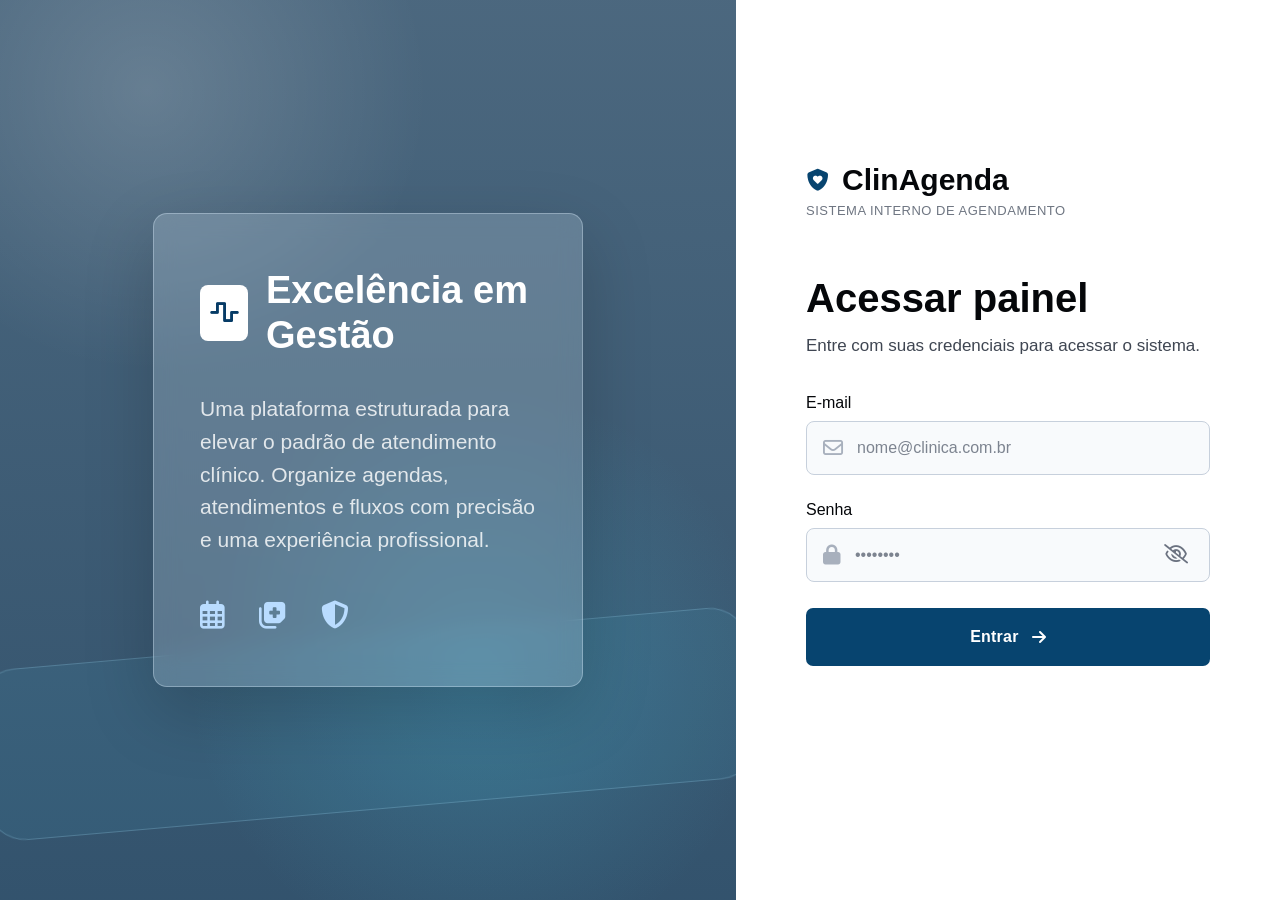
<file: index.html>
<!DOCTYPE html>
<html lang="pt-BR">
<head>
  <meta charset="UTF-8" />
  <meta name="viewport" content="width=device-width, initial-scale=1.0" />
  <title>ClinAgenda | Login</title>
  <link rel="stylesheet" href="style.css" />
  <link
    rel="stylesheet"
    href="https://cdnjs.cloudflare.com/ajax/libs/font-awesome/6.5.1/css/all.min.css"
  />
</head>
<body class="login-page">
  <main class="login-container">
    <section class="login-visual">
      <div class="visual-card">
        <div class="visual-title">
          <div class="visual-main-icon">
            <i class="fa-solid fa-wave-square"></i>
          </div>
          <h2>Excelência em<br />Gestão</h2>
        </div>

        <p class="visual-description">
          Uma plataforma estruturada para elevar o padrão de atendimento
          clínico. Organize agendas, atendimentos e fluxos com precisão e
          uma experiência profissional.
        </p>

        <div class="visual-icons">
          <span><i class="fa-regular fa-calendar-days"></i></span>
          <span><i class="fa-solid fa-notes-medical"></i></span>
          <span><i class="fa-solid fa-shield-halved"></i></span>
        </div>
      </div>
    </section>

    <section class="login-content">
      <div class="login-box">
        <div class="brand">
          <div class="brand-top">
            <div class="brand-icon">
              <i class="fa-solid fa-shield-heart"></i>
            </div>
            <h1>ClinAgenda</h1>
          </div>
          <span class="brand-subtitle">SISTEMA INTERNO DE AGENDAMENTO</span>
        </div>

        <div class="login-header">
          <h2>Acessar painel</h2>
          <p>Entre com suas credenciais para acessar o sistema.</p>
        </div>

        <form id="loginForm" class="login-form">
          <div class="form-group">
            <label for="email">E-mail</label>
            <div class="input-group">
              <i class="fa-regular fa-envelope"></i>
              <input
                type="email"
                id="email"
                name="email"
                placeholder="nome@clinica.com.br"
                autocomplete="email"
                required
              />
            </div>
          </div>

          <div class="form-group">
            <label for="senha">Senha</label>
            <div class="input-group">
              <i class="fa-solid fa-lock"></i>
              <input
                type="password"
                id="senha"
                name="senha"
                placeholder="••••••••"
                autocomplete="current-password"
                required
              />
              <button
                type="button"
                class="password-toggle"
                id="toggleSenha"
                aria-label="Mostrar ou ocultar senha"
              >
                <i class="fa-regular fa-eye-slash"></i>
              </button>
            </div>
          </div>

          <button type="submit" class="btn-login">
            <span>Entrar</span>
            <i class="fa-solid fa-arrow-right"></i>
          </button>

          <p id="mensagemErro" class="mensagem-erro"></p>
        </form>
      </div>
    </section>
  </main>

  <script src="storage.js"></script>
  <script src="login.js"></script>
</body>
</html>
</file>
<file: style.css>
/* =========================
   CONFIGURAÇÕES GERAIS
========================= */

* {
  margin: 0;
  padding: 0;
  box-sizing: border-box;
  font-family: "Inter", "Segoe UI", Arial, sans-serif;
}

:root {
  --azul-escuro: #063b66;
  --azul-principal: #07446f;
  --azul-claro: #e8f3fb;
  --azul-borda: #b7c9d9;
  --cinza-fundo: #f4f7fa;
  --cinza-texto: #6b7280;
  --cinza-borda: #d7dee8;
  --branco: #ffffff;
  --preto: #111827;
  --verde: #1f9d63;
  --verde-claro: #e8f8ef;
  --vermelho: #dc2626;
  --vermelho-claro: #fee2e2;
  --amarelo: #d97706;
  --amarelo-claro: #fff7e6;
  --sombra: 0 18px 45px rgba(15, 23, 42, 0.12);
}

body {
  min-height: 100vh;
  background: var(--cinza-fundo);
  color: var(--preto);
}

button,
input,
select,
textarea {
  font: inherit;
}

button {
  cursor: pointer;
}

a {
  text-decoration: none;
}

/* =========================
   TELA DE LOGIN
========================= */

.login-page {
  min-height: 100vh;
  background: var(--branco);
}

.login-container {
  width: 100%;
  min-height: 100vh;
  display: grid;
  grid-template-columns: 1.15fr 0.85fr;
}

/* Lado esquerdo */

.login-visual {
  position: relative;
  background:
    linear-gradient(rgba(6, 45, 77, 0.72), rgba(6, 45, 77, 0.82)),
    url("https://images.unsplash.com/photo-1519494026892-80bbd2d6fd0d?auto=format&fit=crop&w=1400&q=80");
  background-size: cover;
  background-position: center;
  overflow: hidden;
  display: flex;
  align-items: center;
  justify-content: center;
}

.login-visual::before {
  content: "";
  position: absolute;
  inset: 0;
  background:
    radial-gradient(circle at 65% 75%, rgba(69, 190, 220, 0.25), transparent 35%),
    radial-gradient(circle at 20% 10%, rgba(255, 255, 255, 0.16), transparent 28%);
}

.login-visual::after {
  content: "";
  position: absolute;
  width: 105%;
  height: 170px;
  left: -20px;
  bottom: 90px;
  border: 1px solid rgba(156, 210, 240, 0.25);
  border-radius: 40px;
  transform: rotate(-5deg);
  background: rgba(72, 173, 210, 0.09);
  filter: blur(0.2px);
}

.visual-card {
  position: relative;
  z-index: 2;
  width: 430px;
  min-height: 390px;
  padding: 54px 46px;
  border: 1px solid rgba(220, 240, 255, 0.35);
  border-radius: 14px;
  background: rgba(214, 233, 247, 0.22);
  backdrop-filter: blur(11px);
  box-shadow: 0 25px 70px rgba(0, 0, 0, 0.18);
  color: var(--branco);
}

.visual-title {
  display: flex;
  align-items: center;
  gap: 18px;
  margin-bottom: 36px;
}

.visual-main-icon {
  width: 48px;
  height: 56px;
  border-radius: 8px;
  background: var(--branco);
  color: var(--azul-escuro);
  display: flex;
  align-items: center;
  justify-content: center;
  font-size: 23px;
  flex-shrink: 0;
}

.visual-title h2 {
  font-size: 38px;
  line-height: 1.18;
  font-weight: 700;
}

.visual-description {
  font-size: 21px;
  line-height: 1.55;
  color: rgba(255, 255, 255, 0.82);
  margin-bottom: 44px;
}

.visual-icons {
  display: flex;
  gap: 34px;
  align-items: center;
}

.visual-icons span {
  font-size: 28px;
  color: #b9dcff;
}

/* Lado direito */

.login-content {
  position: relative;
  background: var(--branco);
  display: flex;
  align-items: center;
  justify-content: center;
  padding: 70px;
}

.login-box {
  width: 100%;
  max-width: 470px;
  margin-top: -35px;
}

.brand {
  margin-bottom: 58px;
}

.brand-top {
  display: flex;
  align-items: center;
  gap: 12px;
  margin-bottom: 6px;
}

.brand-icon {
  width: 24px;
  height: 24px;
  color: var(--azul-principal);
  display: flex;
  align-items: center;
  justify-content: center;
  font-size: 22px;
}

.brand h1 {
  font-size: 30px;
  font-weight: 700;
  color: #05070a;
}

.brand-subtitle {
  display: block;
  font-size: 13px;
  color: #6f7682;
  letter-spacing: 0.5px;
  text-transform: uppercase;
}

.login-header {
  margin-bottom: 38px;
}

.login-header h2 {
  font-size: 40px;
  line-height: 1.1;
  color: #05070a;
  margin-bottom: 16px;
  font-weight: 650;
}

.login-header p {
  font-size: 17px;
  color: #3f4652;
}

.login-form {
  width: 100%;
}

.form-group {
  margin-bottom: 26px;
}

.form-group label,
.filter-group label {
  display: block;
  font-size: 16px;
  color: #05070a;
  font-weight: 500;
  margin-bottom: 9px;
}

.input-group {
  height: 54px;
  border: 1px solid #c7d0dc;
  border-radius: 8px;
  background: #f8fafc;
  display: flex;
  align-items: center;
  padding: 0 16px;
  transition: 0.2s ease;
}

.input-group:focus-within {
  border-color: var(--azul-principal);
  background: var(--branco);
  box-shadow: 0 0 0 4px rgba(7, 68, 111, 0.08);
}

.input-group > i {
  color: #a8b0bd;
  font-size: 20px;
  margin-right: 14px;
}

.input-group input {
  flex: 1;
  height: 100%;
  border: none;
  outline: none;
  background: transparent;
  color: var(--preto);
  font-size: 16px;
}

.input-group input::placeholder {
  color: #7d8490;
}

.password-toggle {
  width: 34px;
  height: 34px;
  border: none;
  background: transparent;
  color: #6b7280;
  font-size: 19px;
  display: flex;
  align-items: center;
  justify-content: center;
}

.btn-login {
  width: 100%;
  height: 58px;
  border: none;
  border-radius: 7px;
  background: var(--azul-principal);
  color: var(--branco);
  font-size: 16px;
  font-weight: 700;
  letter-spacing: 0.2px;
  display: flex;
  justify-content: center;
  align-items: center;
  gap: 13px;
  margin-top: 10px;
  transition: 0.2s ease;
}

.btn-login:hover {
  background: #05395f;
  transform: translateY(-1px);
}

.mensagem-erro {
  min-height: 22px;
  margin-top: 15px;
  font-size: 14px;
  color: var(--vermelho);
  text-align: center;
}

.login-footer {
  position: absolute;
  bottom: 115px;
  left: 0;
  right: 0;
  display: flex;
  justify-content: center;
  align-items: center;
  gap: 9px;
  color: #6b7280;
  font-size: 14px;
}

/* =========================
   DASHBOARD
========================= */

.dashboard-page {
  min-height: 100vh;
  background: #f3f6fa;
}

.dashboard-container {
  width: 100%;
  min-height: 100vh;
  padding: 28px;
}

.dashboard-header {
  width: 100%;
  min-height: 88px;
  background: var(--branco);
  border: 1px solid #e5eaf0;
  border-radius: 20px;
  padding: 18px 24px;
  box-shadow: 0 10px 28px rgba(15, 23, 42, 0.06);
  display: flex;
  align-items: center;
  justify-content: space-between;
  margin-bottom: 26px;
}

.dashboard-brand {
  display: flex;
  align-items: center;
  gap: 14px;
}

.dashboard-logo {
  width: 48px;
  height: 48px;
  border-radius: 14px;
  background: #e8f3fb;
  color: var(--azul-principal);
  display: flex;
  align-items: center;
  justify-content: center;
  font-size: 24px;
}

.dashboard-brand h1 {
  font-size: 26px;
  color: var(--preto);
  margin-bottom: 3px;
}

.dashboard-brand span {
  color: var(--cinza-texto);
  font-size: 14px;
}

.dashboard-user {
  display: flex;
  align-items: center;
  gap: 18px;
}

.user-info {
  text-align: right;
}

.user-info strong {
  display: block;
  font-size: 15px;
  color: var(--preto);
}

.user-info span {
  font-size: 13px;
  color: var(--cinza-texto);
}

.btn-logout {
  height: 42px;
  padding: 0 16px;
  border: none;
  border-radius: 11px;
  background: #f1f5f9;
  color: #334155;
  display: flex;
  align-items: center;
  gap: 8px;
  transition: 0.2s ease;
}

.btn-logout:hover {
  background: var(--vermelho-claro);
  color: var(--vermelho);
}

.dashboard-main {
  display: grid;
  grid-template-columns: minmax(0, 1fr) 390px;
  gap: 26px;
  align-items: start;
}

/* Área de agendamentos */

.appointments-area {
  min-width: 0;
}

.section-title {
  background: var(--branco);
  border: 1px solid #e5eaf0;
  border-radius: 18px;
  padding: 22px 24px;
  box-shadow: 0 10px 28px rgba(15, 23, 42, 0.05);
  display: flex;
  align-items: center;
  justify-content: space-between;
  margin-bottom: 18px;
}

.section-title h2,
.form-title h2 {
  font-size: 25px;
  color: var(--preto);
  margin-bottom: 5px;
}

.section-title p,
.form-title p {
  color: var(--cinza-texto);
  font-size: 14px;
}

.total-badge {
  background: #e8f3fb;
  color: var(--azul-principal);
  padding: 9px 13px;
  border-radius: 999px;
  font-size: 13px;
  font-weight: 700;
  white-space: nowrap;
}

.filters-card {
  background: var(--branco);
  border: 1px solid #e5eaf0;
  border-radius: 18px;
  padding: 20px;
  box-shadow: 0 10px 28px rgba(15, 23, 42, 0.05);
  margin-bottom: 18px;
}

.search-box {
  height: 52px;
  border: 1px solid var(--cinza-borda);
  border-radius: 13px;
  background: #f8fafc;
  display: flex;
  align-items: center;
  padding: 0 15px;
  margin-bottom: 15px;
  transition: 0.2s ease;
}

.search-box:focus-within {
  background: var(--branco);
  border-color: var(--azul-principal);
  box-shadow: 0 0 0 4px rgba(7, 68, 111, 0.08);
}

.search-box i {
  color: #8a94a6;
  margin-right: 12px;
}

.search-box input {
  width: 100%;
  height: 100%;
  border: none;
  outline: none;
  background: transparent;
  color: var(--preto);
}

.filters-row {
  display: grid;
  grid-template-columns: 1fr 1fr auto;
  gap: 12px;
  align-items: end;
}

.filter-group input,
.filter-group select,
.appointment-form input,
.appointment-form select,
.appointment-form textarea {
  width: 100%;
  height: 46px;
  border: 1px solid var(--cinza-borda);
  border-radius: 12px;
  outline: none;
  background: #f8fafc;
  padding: 0 13px;
  color: var(--preto);
  transition: 0.2s ease;
}

.appointment-form textarea {
  height: 92px;
  padding: 12px 13px;
  resize: none;
}

.filter-group input:focus,
.filter-group select:focus,
.appointment-form input:focus,
.appointment-form select:focus,
.appointment-form textarea:focus {
  border-color: var(--azul-principal);
  background: var(--branco);
  box-shadow: 0 0 0 4px rgba(7, 68, 111, 0.08);
}

.btn-clear {
  height: 46px;
  border: none;
  border-radius: 12px;
  padding: 0 15px;
  background: #f1f5f9;
  color: #475569;
  display: flex;
  align-items: center;
  gap: 8px;
}

.btn-clear:hover {
  background: #e2e8f0;
}

/* Lista */

.appointments-list {
  display: flex;
  flex-direction: column;
  gap: 14px;
}

.empty-state {
  background: var(--branco);
  border: 1px dashed #cbd5e1;
  border-radius: 18px;
  padding: 55px 20px;
  text-align: center;
  color: var(--cinza-texto);
}

.empty-state i {
  font-size: 42px;
  color: #9aa9bb;
  margin-bottom: 14px;
}

.empty-state h3 {
  color: #334155;
  font-size: 20px;
  margin-bottom: 6px;
}

.appointment-card {
  background: var(--branco);
  border: 1px solid #e5eaf0;
  border-radius: 18px;
  padding: 18px 20px;
  box-shadow: 0 10px 28px rgba(15, 23, 42, 0.05);
  display: flex;
  justify-content: space-between;
  gap: 16px;
  transition: 0.2s ease;
}

.appointment-card:hover {
  transform: translateY(-2px);
  box-shadow: 0 15px 35px rgba(15, 23, 42, 0.08);
}

.appointment-info h3 {
  font-size: 19px;
  color: var(--preto);
  margin-bottom: 8px;
}

.appointment-info p {
  font-size: 14px;
  color: var(--cinza-texto);
  margin-bottom: 5px;
}

.appointment-info strong {
  color: #334155;
}

.appointment-actions {
  min-width: 145px;
  display: flex;
  flex-direction: column;
  align-items: flex-end;
  gap: 10px;
}

.status-badge {
  padding: 7px 11px;
  border-radius: 999px;
  font-size: 12px;
  font-weight: 700;
}

.status-pendente {
  background: var(--amarelo-claro);
  color: var(--amarelo);
}

.status-confirmado {
  background: var(--verde-claro);
  color: var(--verde);
}

.status-em-atendimento {
  background: #e0f2fe;
  color: #0369a1;
}

.status-finalizado {
  background: #eef2ff;
  color: #4f46e5;
}

.status-cancelado {
  background: var(--vermelho-claro);
  color: var(--vermelho);
}

.card-buttons {
  display: flex;
  gap: 8px;
}

.btn-small {
  width: 36px;
  height: 36px;
  border: none;
  border-radius: 10px;
  background: #f1f5f9;
  color: #475569;
  transition: 0.2s ease;
}

.btn-small:hover {
  background: #e2e8f0;
}

.btn-delete:hover {
  background: var(--vermelho-claro);
  color: var(--vermelho);
}

/* Novo agendamento */

.new-appointment-card {
  position: sticky;
  top: 28px;
  background: var(--branco);
  border: 1px solid #e5eaf0;
  border-radius: 20px;
  padding: 24px;
  box-shadow: 0 10px 28px rgba(15, 23, 42, 0.06);
}

.form-title {
  display: flex;
  align-items: center;
  justify-content: space-between;
  margin-bottom: 22px;
}

.form-icon {
  width: 46px;
  height: 46px;
  border-radius: 14px;
  background: #e8f3fb;
  color: var(--azul-principal);
  display: flex;
  align-items: center;
  justify-content: center;
  font-size: 22px;
}

.appointment-form .form-group {
  margin-bottom: 17px;
}

.form-row {
  display: grid;
  grid-template-columns: 1fr 1fr;
  gap: 12px;
}

.btn-save {
  width: 100%;
  height: 52px;
  border: none;
  border-radius: 13px;
  background: var(--azul-principal);
  color: var(--branco);
  font-weight: 700;
  font-size: 15px;
  margin-top: 4px;
  display: flex;
  align-items: center;
  justify-content: center;
  gap: 9px;
  transition: 0.2s ease;
}

.btn-save:hover {
  background: #05395f;
  transform: translateY(-1px);
}

.mensagem-dashboard {
  min-height: 20px;
  margin-top: 12px;
  text-align: center;
  font-size: 14px;
  color: var(--verde);
}

/* =========================
   RESPONSIVIDADE
========================= */

@media (max-width: 1100px) {
  .login-container {
    grid-template-columns: 1fr;
  }

  .login-visual {
    min-height: 420px;
  }

  .login-content {
    min-height: 620px;
  }

  .login-footer {
    bottom: 45px;
  }

  .dashboard-main {
    grid-template-columns: 1fr;
  }

  .new-appointment-card {
    position: static;
  }
}

@media (max-width: 760px) {
  .login-content {
    padding: 45px 25px;
  }

  .visual-card {
    width: 85%;
    padding: 35px 28px;
  }

  .visual-title h2 {
    font-size: 30px;
  }

  .visual-description {
    font-size: 17px;
  }

  .login-header h2 {
    font-size: 34px;
  }

  .dashboard-container {
    padding: 16px;
  }

  .dashboard-header,
  .section-title,
  .dashboard-user,
  .appointment-card {
    flex-direction: column;
    align-items: flex-start;
  }

  .user-info {
    text-align: left;
  }

  .filters-row {
    grid-template-columns: 1fr;
  }

  .form-row {
    grid-template-columns: 1fr;
  }

  .appointment-actions {
    align-items: flex-start;
  }
}

/* =========================
   AJUSTES DO PAINEL
========================= */

.dashboard-main.single-column {
  display: block;
}

.appointments-area-full {
  width: 100%;
}

.section-title-actions {
  gap: 18px;
}

.section-actions {
  display: flex;
  align-items: center;
  justify-content: flex-end;
  flex-wrap: wrap;
  gap: 12px;
}

.header-actions {
  display: flex;
  align-items: center;
  gap: 10px;
}

.btn-reset-demo,
.btn-logout,
.btn-primary-action,
.btn-secondary-action {
  min-height: 44px;
  border-radius: 12px;
  padding: 0 16px;
  display: inline-flex;
  align-items: center;
  justify-content: center;
  gap: 8px;
  font-weight: 700;
  font-size: 14px;
  transition: 0.2s ease;
}

.btn-reset-demo {
  border: 1px solid #d7dee8;
  background: #f8fafc;
  color: #475569;
}

.btn-reset-demo:hover {
  background: #edf2f7;
  color: var(--azul-principal);
}

.btn-logout {
  border: none;
  background: #f1f5f9;
  color: #334155;
}

.btn-logout:hover {
  background: var(--vermelho-claro);
  color: var(--vermelho);
}

.btn-primary-action {
  border: none;
  background: var(--azul-principal);
  color: var(--branco);
}

.btn-primary-action:hover {
  background: #05395f;
  transform: translateY(-1px);
}

.btn-secondary-action {
  border: 1px solid #d7dee8;
  background: #ffffff;
  color: #475569;
}

.btn-secondary-action:hover {
  background: #f8fafc;
}

.mensagem-dashboard {
  min-height: 20px;
  margin-top: 14px;
  font-size: 14px;
  color: var(--verde);
}

.mensagem-dashboard[data-tipo="erro"] {
  color: var(--vermelho);
}

.mensagem-dashboard[data-tipo="sucesso"] {
  color: var(--verde);
}

.appointment-card {
  align-items: flex-start;
}

.appointment-actions {
  min-width: 215px;
  gap: 14px;
}

.appointment-status-editor {
  width: 100%;
}

.appointment-status-editor label {
  display: block;
  font-size: 12px;
  color: #64748b;
  font-weight: 700;
  margin-bottom: 7px;
  text-transform: uppercase;
  letter-spacing: 0.03em;
}

.status-select-inline {
  width: 100%;
  min-height: 42px;
  border: 1px solid transparent;
  border-radius: 12px;
  padding: 0 12px;
  outline: none;
  font-weight: 700;
  transition: 0.2s ease;
}

.status-select-inline:focus {
  border-color: var(--azul-principal);
  box-shadow: 0 0 0 4px rgba(7, 68, 111, 0.08);
}

.modal-open {
  overflow: hidden;
}

.modal-overlay {
  position: fixed;
  inset: 0;
  padding: 24px;
  background: rgba(15, 23, 42, 0.55);
  display: none;
  align-items: center;
  justify-content: center;
  z-index: 1000;
}

.modal-overlay.is-open {
  display: flex;
}

.modal-card {
  width: 100%;
  max-width: 620px;
  max-height: calc(100vh - 48px);
  overflow: auto;
  background: var(--branco);
  border-radius: 22px;
  border: 1px solid #e5eaf0;
  box-shadow: 0 24px 60px rgba(15, 23, 42, 0.2);
  padding: 24px;
}

.modal-header {
  display: flex;
  align-items: flex-start;
  justify-content: space-between;
  gap: 16px;
  margin-bottom: 22px;
}

.modal-header h2 {
  font-size: 26px;
  margin-bottom: 6px;
}

.modal-header p {
  color: var(--cinza-texto);
  font-size: 14px;
}

.btn-modal-close {
  width: 42px;
  height: 42px;
  border: none;
  border-radius: 12px;
  background: #f1f5f9;
  color: #475569;
  font-size: 18px;
}

.btn-modal-close:hover {
  background: #e2e8f0;
}

.modal-form .form-group {
  margin-bottom: 17px;
}

.modal-actions {
  display: flex;
  justify-content: flex-end;
  gap: 12px;
  margin-top: 4px;
}

.modal-actions .btn-save {
  width: auto;
  min-width: 220px;
  margin-top: 0;
  padding: 0 18px;
}

@media (max-width: 1100px) {
  .dashboard-main.single-column {
    display: block;
  }
}

@media (max-width: 900px) {
  .section-title {
    flex-direction: column;
    align-items: flex-start;
  }

  .section-actions,
  .header-actions {
    width: 100%;
    justify-content: stretch;
  }

  .section-actions .total-badge,
  .section-actions .btn-primary-action,
  .header-actions .btn-reset-demo,
  .header-actions .btn-logout {
    flex: 1;
  }
}

@media (max-width: 760px) {
  .dashboard-header,
  .dashboard-user,
  .appointment-card {
    flex-direction: column;
    align-items: flex-start;
  }

  .appointment-actions {
    width: 100%;
    min-width: 0;
    align-items: stretch;
  }

  .card-buttons {
    justify-content: flex-end;
  }

  .modal-overlay {
    padding: 14px;
  }

  .modal-card {
    max-height: calc(100vh - 28px);
    padding: 20px;
  }
}

@media (max-width: 560px) {
  .header-actions,
  .section-actions,
  .modal-actions {
    flex-direction: column;
  }

  .modal-actions .btn-save,
  .modal-actions .btn-secondary-action,
  .section-actions .btn-primary-action,
  .header-actions .btn-reset-demo,
  .header-actions .btn-logout {
    width: 100%;
  }

  .section-actions .total-badge {
    width: 100%;
    text-align: center;
  }
}
</file>
